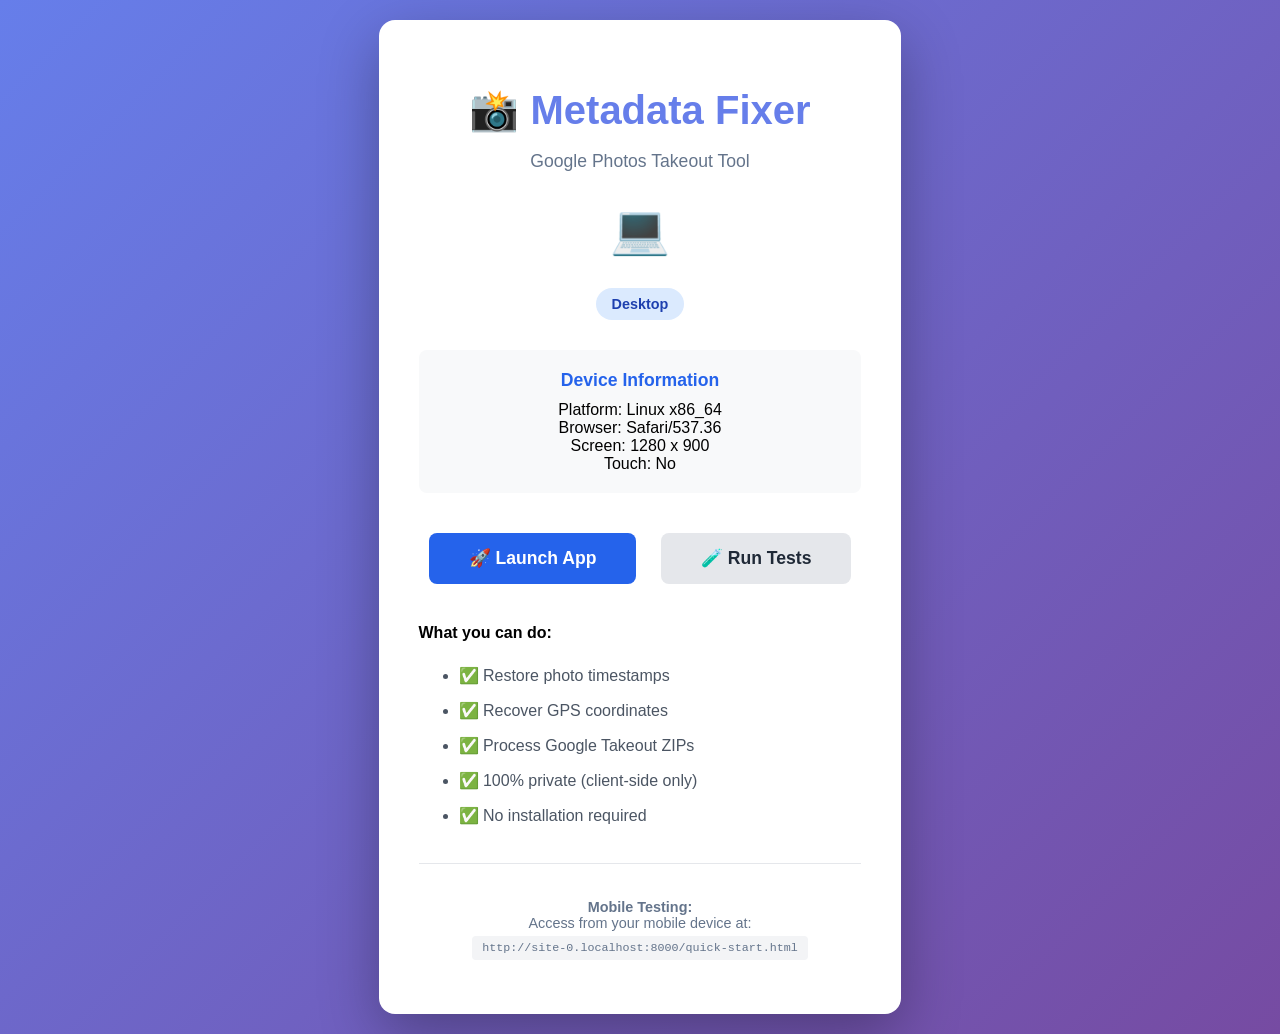
<file: quick-start.html>
<!DOCTYPE html>
<html lang="en">
<head>
    <meta charset="UTF-8">
    <meta name="viewport" content="width=device-width, initial-scale=1.0">
    <title>Quick Start - Metadata Fixer</title>
    <style>
        body {
            font-family: -apple-system, BlinkMacSystemFont, 'Segoe UI', Roboto, Arial, sans-serif;
            max-width: 600px;
            margin: 0 auto;
            padding: 20px;
            background: linear-gradient(135deg, #667eea 0%, #764ba2 100%);
            min-height: 100vh;
            display: flex;
            align-items: center;
            justify-content: center;
        }
        .container {
            background: white;
            padding: 40px;
            border-radius: 16px;
            box-shadow: 0 20px 60px rgba(0,0,0,0.3);
            text-align: center;
        }
        h1 {
            color: #667eea;
            margin-bottom: 10px;
            font-size: 2.5em;
        }
        .subtitle {
            color: #64748b;
            margin-bottom: 30px;
            font-size: 1.1em;
        }
        .device-info {
            background: #f8f9fa;
            padding: 20px;
            border-radius: 8px;
            margin: 20px 0;
        }
        .device-info strong {
            color: #2563eb;
            display: block;
            margin-bottom: 10px;
            font-size: 1.1em;
        }
        .device-type {
            font-size: 3em;
            margin: 20px 0;
        }
        .btn {
            display: inline-block;
            padding: 15px 40px;
            margin: 10px;
            font-size: 1.1em;
            font-weight: 600;
            border: none;
            border-radius: 8px;
            cursor: pointer;
            text-decoration: none;
            transition: all 0.3s;
        }
        .btn-primary {
            background-color: #2563eb;
            color: white;
        }
        .btn-primary:hover {
            background-color: #1d4ed8;
            transform: translateY(-2px);
            box-shadow: 0 4px 12px rgba(37, 99, 235, 0.4);
        }
        .btn-secondary {
            background-color: #e5e7eb;
            color: #1f2937;
        }
        .btn-secondary:hover {
            background-color: #d1d5db;
        }
        .features {
            text-align: left;
            margin: 20px 0;
        }
        .features li {
            padding: 8px 0;
            color: #4b5563;
        }
        .status {
            display: inline-block;
            padding: 8px 16px;
            border-radius: 20px;
            font-size: 0.9em;
            font-weight: 600;
            margin: 10px 0;
        }
        .status.mobile {
            background-color: #dcfce7;
            color: #166534;
        }
        .status.desktop {
            background-color: #dbeafe;
            color: #1e40af;
        }
    </style>
</head>
<body>
    <div class="container">
        <h1>📸 Metadata Fixer</h1>
        <p class="subtitle">Google Photos Takeout Tool</p>

        <div class="device-type" id="deviceIcon">💻</div>
        <div class="status" id="deviceStatus">Desktop</div>

        <div class="device-info">
            <strong>Device Information</strong>
            <div id="deviceInfo">Loading...</div>
        </div>

        <div style="margin: 30px 0;">
            <a href="index.html" class="btn btn-primary">🚀 Launch App</a>
            <a href="test.html" class="btn btn-secondary">🧪 Run Tests</a>
        </div>

        <div class="features">
            <strong>What you can do:</strong>
            <ul>
                <li>✅ Restore photo timestamps</li>
                <li>✅ Recover GPS coordinates</li>
                <li>✅ Process Google Takeout ZIPs</li>
                <li>✅ 100% private (client-side only)</li>
                <li>✅ No installation required</li>
            </ul>
        </div>

        <div style="margin-top: 30px; padding-top: 20px; border-top: 1px solid #e5e7eb;">
            <p style="color: #64748b; font-size: 0.9em;">
                <strong>Mobile Testing:</strong><br>
                Access from your mobile device at:<br>
                <code id="mobileUrl" style="background: #f3f4f6; padding: 5px 10px; border-radius: 4px; display: inline-block; margin-top: 5px;">
                    http://<span id="ipAddress">your-ip</span>:8000/quick-start.html
                </code>
            </p>
        </div>
    </div>

    <script>
        // Detect device type
        const isMobile = /Android|webOS|iPhone|iPad|iPod|BlackBerry|IEMobile|Opera Mini/i.test(navigator.userAgent);
        const isTablet = /iPad|Android/i.test(navigator.userAgent) && window.innerWidth >= 768;

        const deviceIcon = document.getElementById('deviceIcon');
        const deviceStatus = document.getElementById('deviceStatus');
        const deviceInfo = document.getElementById('deviceInfo');

        if (isMobile && !isTablet) {
            deviceIcon.textContent = '📱';
            deviceStatus.textContent = 'Mobile Device';
            deviceStatus.className = 'status mobile';
        } else if (isTablet) {
            deviceIcon.textContent = '📱';
            deviceStatus.textContent = 'Tablet';
            deviceStatus.className = 'status mobile';
        } else {
            deviceIcon.textContent = '💻';
            deviceStatus.textContent = 'Desktop';
            deviceStatus.className = 'status desktop';
        }

        // Display device info
        const info = [
            `Platform: ${navigator.platform}`,
            `Browser: ${navigator.userAgent.split(' ').pop()}`,
            `Screen: ${window.innerWidth} x ${window.innerHeight}`,
            `Touch: ${('ontouchstart' in window) ? 'Yes' : 'No'}`
        ];
        deviceInfo.innerHTML = info.join('<br>');

        // Try to get local IP (won't work in browser for security, but show hostname)
        const ipAddress = document.getElementById('ipAddress');
        const mobileUrl = document.getElementById('mobileUrl');

        // Get hostname from current URL
        if (window.location.hostname !== 'localhost' && window.location.hostname !== '127.0.0.1') {
            ipAddress.textContent = window.location.hostname;
        } else {
            ipAddress.textContent = 'your-local-ip';
        }

        // Make URL clickable on mobile
        if (isMobile) {
            mobileUrl.innerHTML = `<strong>You're already here! 🎉</strong><br>Tap "Launch App" above to start.`;
        }
    </script>
</body>
</html>
</file>
